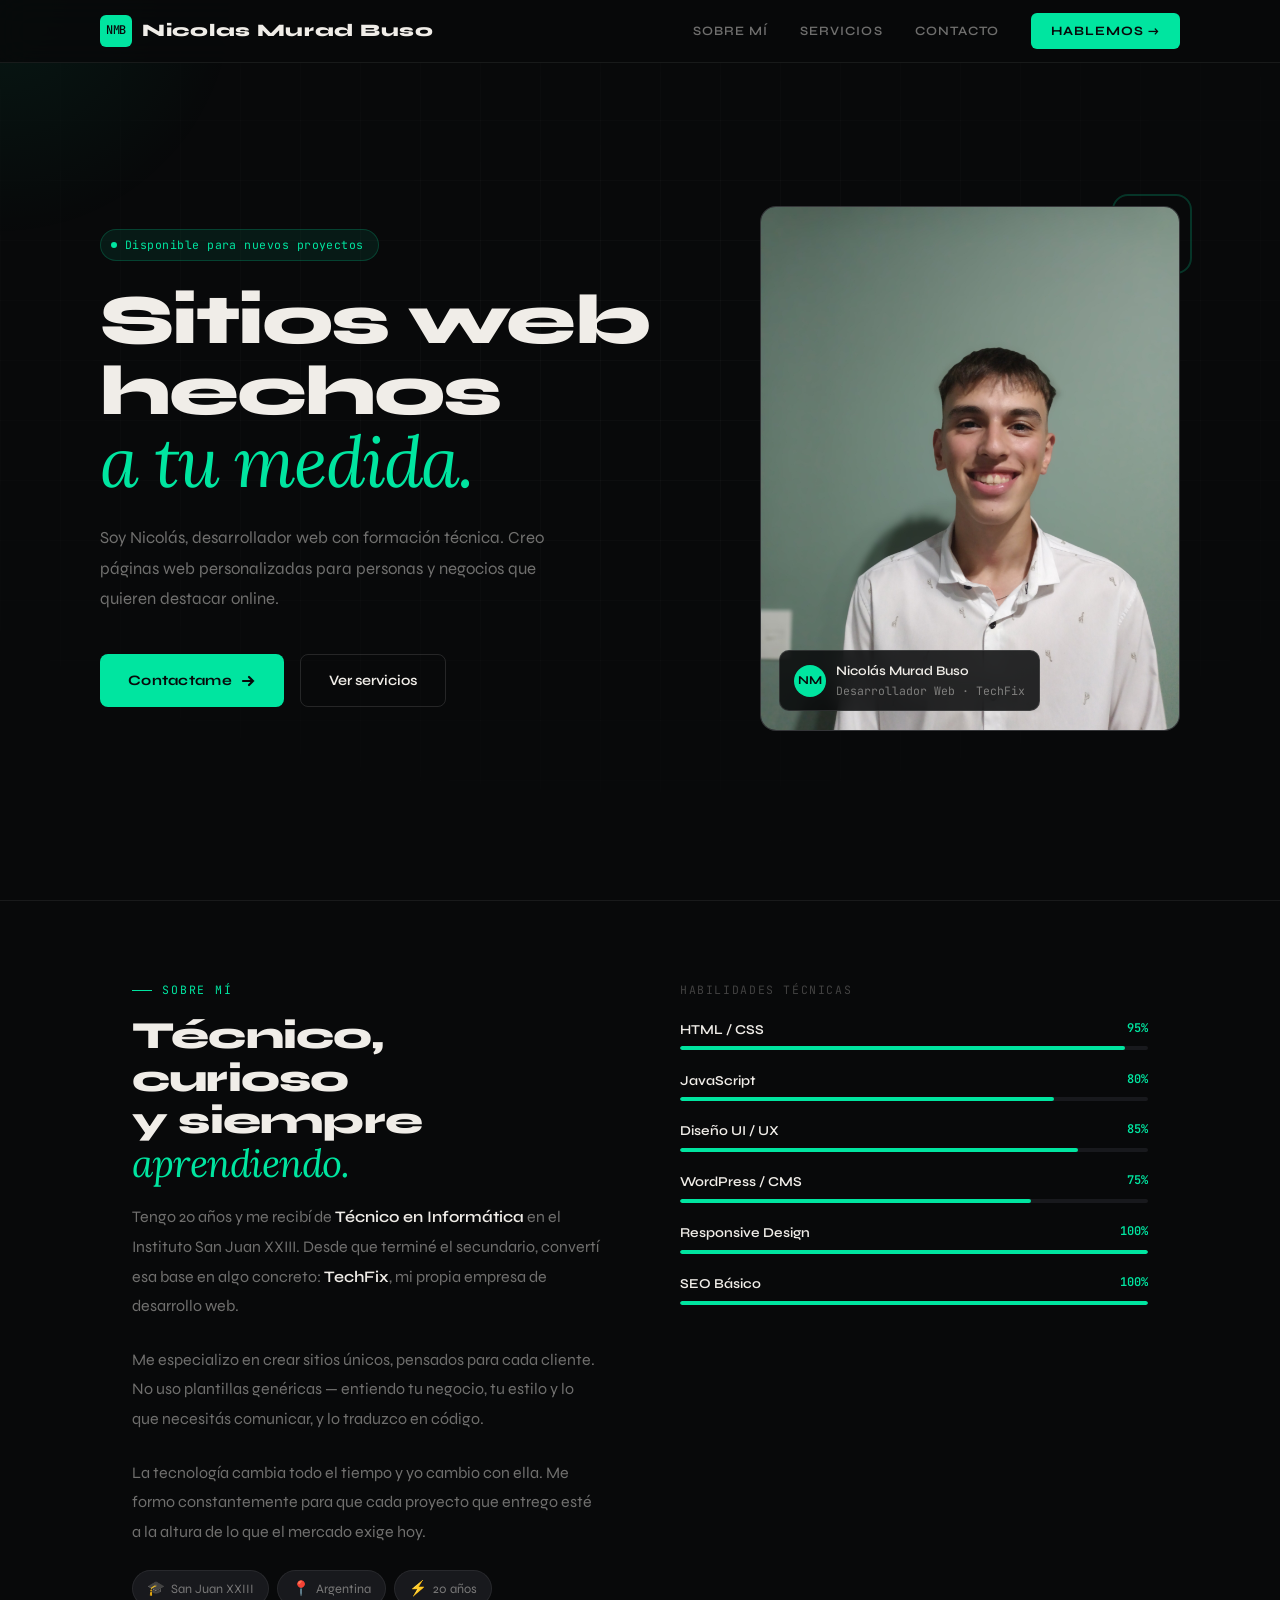
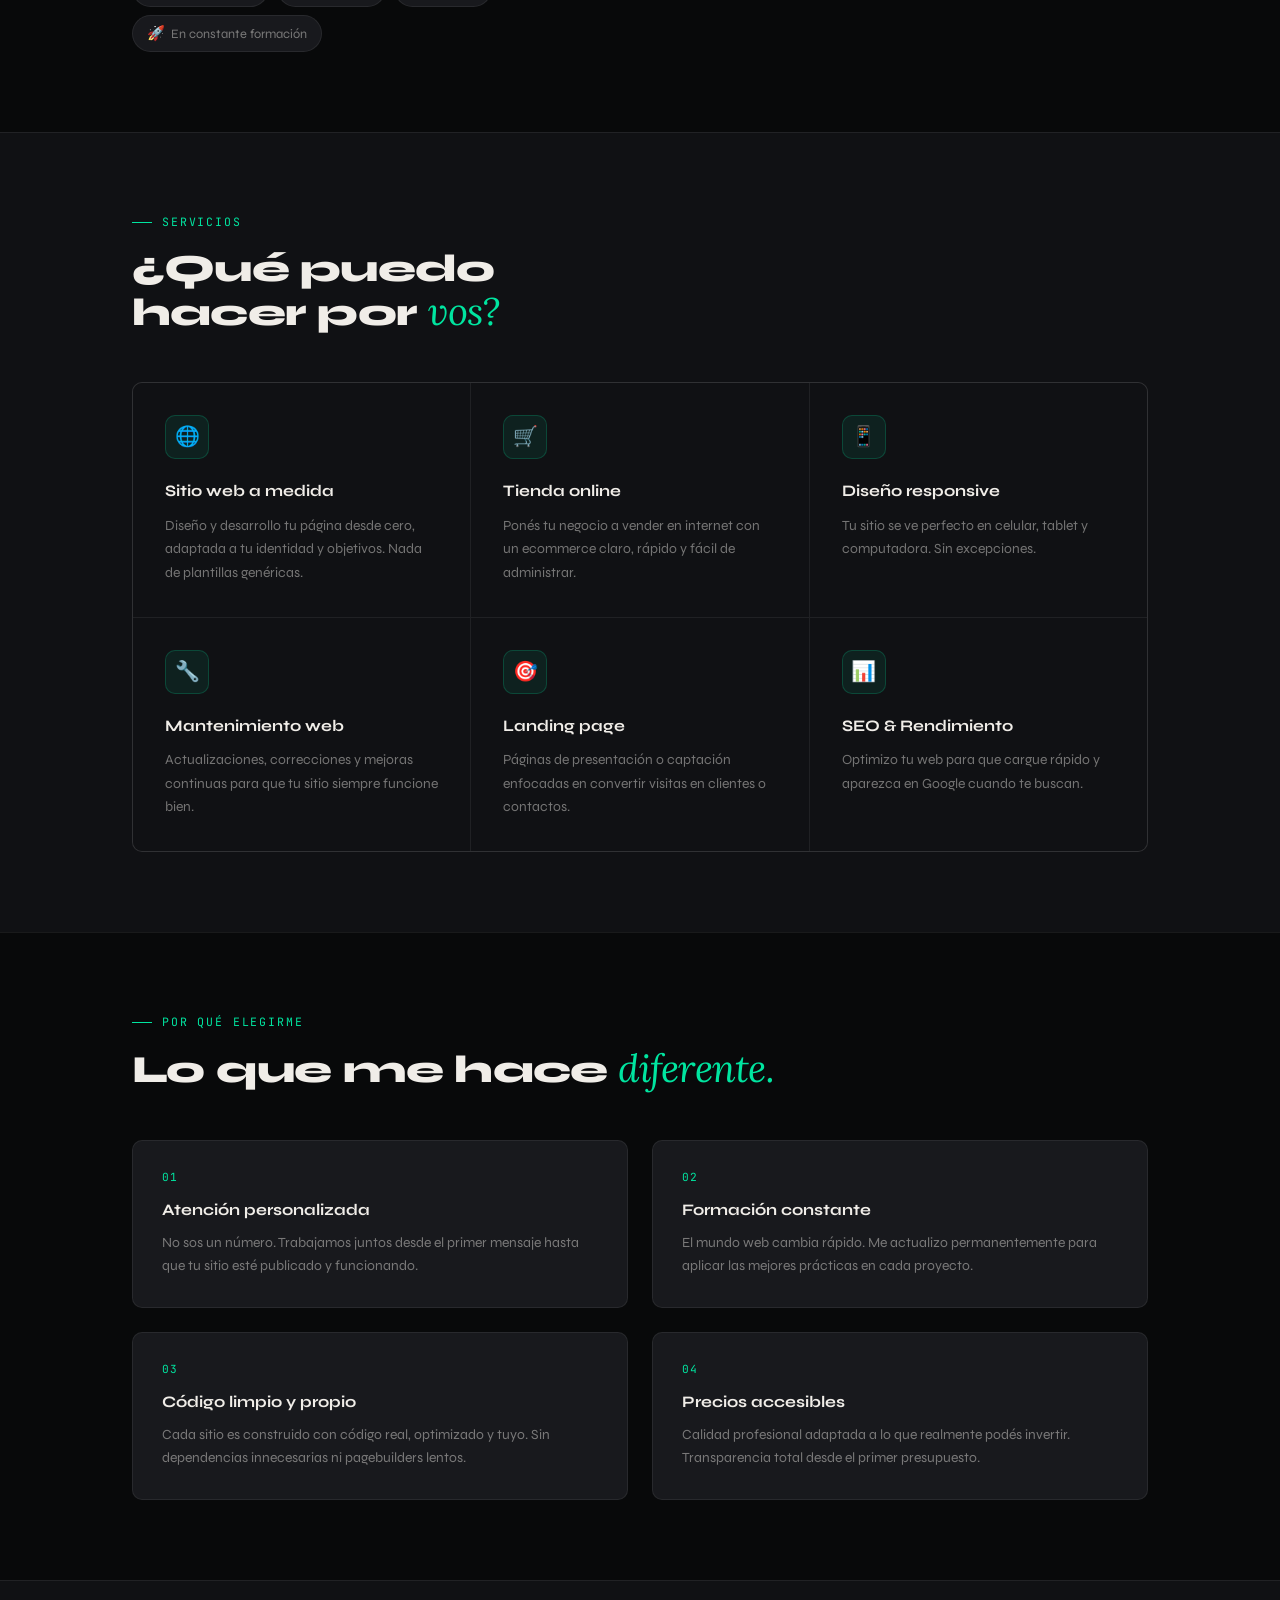
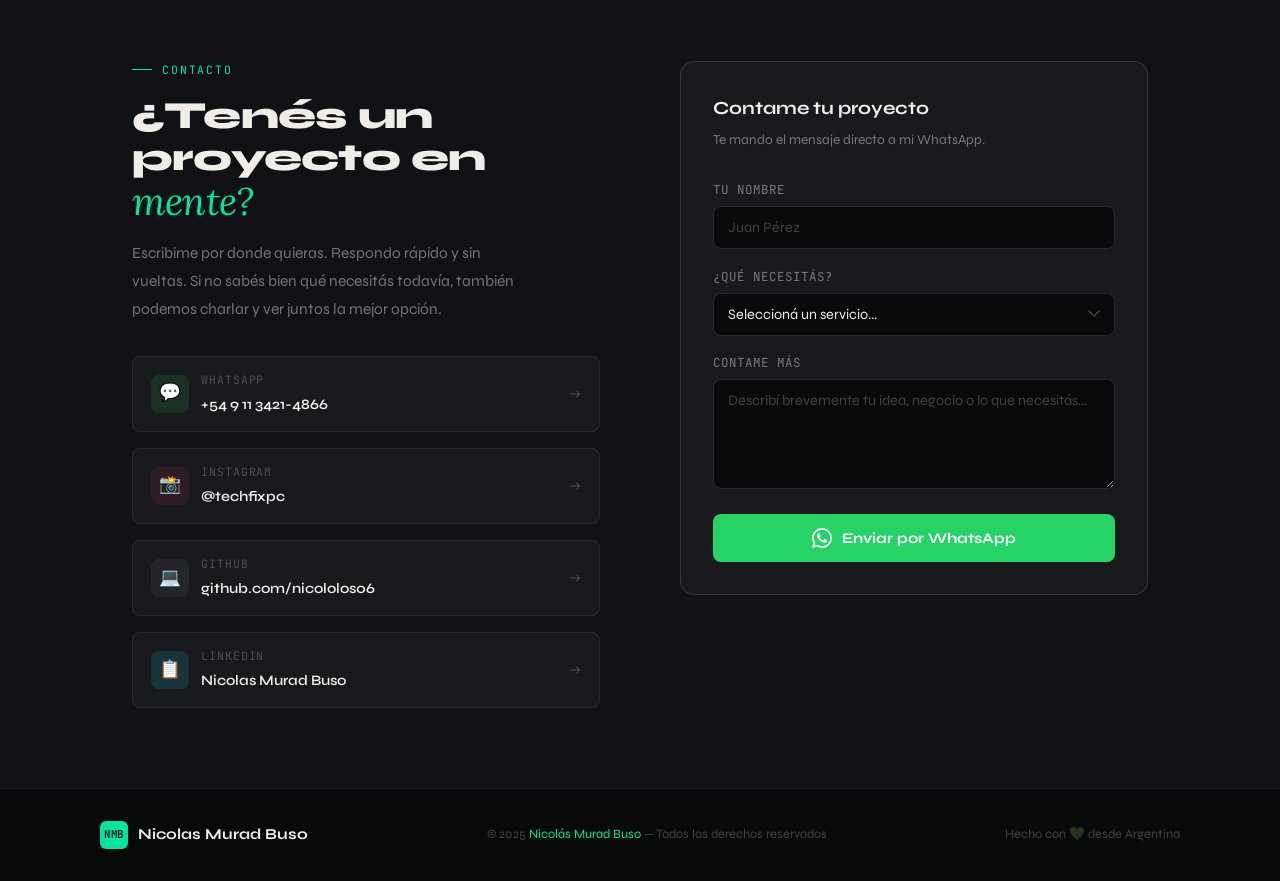
<file: docs/index.html>
<!DOCTYPE html>
<html lang="es">
<head>
<meta charset="UTF-8">
<meta name="viewport" content="width=device-width, initial-scale=1.0">
<title>Nicolás Murad Buso · Desarrollador Web</title>
<link href="https://fonts.googleapis.com/css2?family=Syne:wght@400;600;700;800&family=Lora:ital,wght@0,400;0,600;1,400&family=JetBrains+Mono:wght@400;500&display=swap" rel="stylesheet">
<link rel="stylesheet" href="./css/blog.css">
<link rel="icon" type="image/png" href="./assets/logo.png">
</head>
<body>

<div class="cursor-glow" id="glow"></div>

<!-- NAV -->
<nav>
  <div class="nav-inner">
    <a href="#" class="nav-logo">
      <div class="logo-mark">NMB</div>
      <div class="logo-text">Nicolas Murad Buso</div>
    </a>
    <div class="nav-links">
      <a href="#sobre-mi">Sobre mí</a>
      <a href="#servicios">Servicios</a>
      <a href="#contacto">Contacto</a>
      <a href="#contacto" class="nav-cta">Hablemos →</a>
    </div>
  </div>
</nav>

<!-- HERO -->
<section>
  <div class="hero">
    <div class="hero-grid-bg"></div>
    <div class="hero-inner">

      <div>
        <div class="hero-badge fade-up d1">
          <div class="badge-dot"></div>
          Disponible para nuevos proyectos
        </div>
        <h1 class="fade-up d2">
          Sitios web<br>hechos<br><span class="line-accent">a tu medida.</span>
        </h1>
        <p class="hero-desc fade-up d3">
          Soy Nicolás, desarrollador web con formación técnica. Creo páginas web personalizadas para personas y negocios que quieren destacar online.
        </p>
        <div class="hero-actions fade-up d4">
          <a href="#contacto" class="btn-primary">
            Contactame
            <svg width="16" height="16" viewBox="0 0 16 16" fill="none" stroke="currentColor" stroke-width="2.2" stroke-linecap="round">
              <path d="M3 8h10M9 4l4 4-4 4"/>
            </svg>
          </a>
          <a href="#servicios" class="btn-ghost">Ver servicios</a>
        </div>
      </div>

      <div class="photo-card fade-up d3">
        <div class="photo-frame">
          <img src="./assets/foto modelo perfil nico murad.jpg" alt="Nicolás Murad Buso"
            onerror="this.style.display='none'; this.nextElementSibling.style.display='flex';">
          <div class="photo-placeholder" style="display:none;">
            <div class="photo-placeholder-icon">👤</div>
          </div>
        </div>
        <div class="photo-tag">
          <div class="photo-tag-avatar">NM</div>
          <div>
            <div class="photo-tag-name">Nicolás Murad Buso</div>
            <div class="photo-tag-role">Desarrollador Web · TechFix</div>
          </div>
        </div>
        <div class="photo-deco"></div>
      </div>

    </div>
  </div>
</section>

<!-- SOBRE MÍ -->
<section class="about-section" id="sobre-mi">
  <div class="section-wrap">
    <div class="about-grid">
      <div>
        <div class="section-label">Sobre mí</div>
        <h2 class="section-title">Técnico, curioso<br>y siempre <em>aprendiendo.</em></h2>
        <p class="about-text">
          Tengo 20 años y me recibí de <strong>Técnico en Informática</strong> en el Instituto San Juan XXIII. Desde que terminé el secundario, convertí esa base en algo concreto: <strong>TechFix</strong>, mi propia empresa de desarrollo web.
        </p>
        <p class="about-text">
          Me especializo en crear sitios únicos, pensados para cada cliente. No uso plantillas genéricas — entiendo tu negocio, tu estilo y lo que necesitás comunicar, y lo traduzco en código.
        </p>
        <p class="about-text">
          La tecnología cambia todo el tiempo y yo cambio con ella. Me formo constantemente para que cada proyecto que entrego esté a la altura de lo que el mercado exige hoy.
        </p>
        <div class="data-pills">
          <div class="pill"><span>🎓</span> San Juan XXIII</div>
          <div class="pill"><span>📍</span> Argentina</div>
          <div class="pill"><span>⚡</span> 20 años</div>
          <div class="pill"><span>🚀</span> En constante formación</div>
        </div>
      </div>

      <div class="skills-block">
        <div class="skills-title">Habilidades técnicas</div>

        <div class="skill-row">
          <div class="skill-head"><span>HTML / CSS</span><span class="skill-pct">95%</span></div>
          <div class="skill-bar"><div class="skill-fill" data-width="95"></div></div>
        </div>
        <div class="skill-row">
          <div class="skill-head"><span>JavaScript</span><span class="skill-pct">80%</span></div>
          <div class="skill-bar"><div class="skill-fill" data-width="80"></div></div>
        </div>
        <div class="skill-row">
          <div class="skill-head"><span>Diseño UI / UX</span><span class="skill-pct">85%</span></div>
          <div class="skill-bar"><div class="skill-fill" data-width="85"></div></div>
        </div>
        <div class="skill-row">
          <div class="skill-head"><span>WordPress / CMS</span><span class="skill-pct">75%</span></div>
          <div class="skill-bar"><div class="skill-fill" data-width="75"></div></div>
        </div>
        <div class="skill-row">
          <div class="skill-head"><span>Responsive Design</span><span class="skill-pct">100%</span></div>
          <div class="skill-bar"><div class="skill-fill" data-width="100"></div></div>
        </div>
        <div class="skill-row">
          <div class="skill-head"><span>SEO Básico</span><span class="skill-pct">100%</span></div>
          <div class="skill-bar"><div class="skill-fill" data-width="100"></div></div>
        </div>
      </div>
    </div>
  </div>
</section>

<!-- SERVICIOS -->
<section class="services-section" id="servicios">
  <div class="section-wrap">
    <div class="section-label">Servicios</div>
    <h2 class="section-title">¿Qué puedo<br>hacer por <em>vos?</em></h2>

    <div class="services-grid">
      <div class="service-card">
        <div class="service-icon">🌐</div>
        <h3>Sitio web a medida</h3>
        <p>Diseño y desarrollo tu página desde cero, adaptada a tu identidad y objetivos. Nada de plantillas genéricas.</p>
      </div>
      <div class="service-card">
        <div class="service-icon">🛒</div>
        <h3>Tienda online</h3>
        <p>Ponés tu negocio a vender en internet con un ecommerce claro, rápido y fácil de administrar.</p>
      </div>
      <div class="service-card">
        <div class="service-icon">📱</div>
        <h3>Diseño responsive</h3>
        <p>Tu sitio se ve perfecto en celular, tablet y computadora. Sin excepciones.</p>
      </div>
      <div class="service-card">
        <div class="service-icon">🔧</div>
        <h3>Mantenimiento web</h3>
        <p>Actualizaciones, correcciones y mejoras continuas para que tu sitio siempre funcione bien.</p>
      </div>
      <div class="service-card">
        <div class="service-icon">🎯</div>
        <h3>Landing page</h3>
        <p>Páginas de presentación o captación enfocadas en convertir visitas en clientes o contactos.</p>
      </div>
      <div class="service-card">
        <div class="service-icon">📊</div>
        <h3>SEO & Rendimiento</h3>
        <p>Optimizo tu web para que cargue rápido y aparezca en Google cuando te buscan.</p>
      </div>
    </div>
  </div>
</section>

<!-- POR QUÉ YO -->
<section class="why-section">
  <div class="section-wrap">
    <div class="section-label">Por qué elegirme</div>
    <h2 class="section-title">Lo que me hace <em>diferente.</em></h2>

    <div class="why-grid">
      <div class="why-card">
        <div class="why-num">01</div>
        <h3>Atención personalizada</h3>
        <p>No sos un número. Trabajamos juntos desde el primer mensaje hasta que tu sitio esté publicado y funcionando.</p>
      </div>
      <div class="why-card">
        <div class="why-num">02</div>
        <h3>Formación constante</h3>
        <p>El mundo web cambia rápido. Me actualizo permanentemente para aplicar las mejores prácticas en cada proyecto.</p>
      </div>
      <div class="why-card">
        <div class="why-num">03</div>
        <h3>Código limpio y propio</h3>
        <p>Cada sitio es construido con código real, optimizado y tuyo. Sin dependencias innecesarias ni pagebuilders lentos.</p>
      </div>
      <div class="why-card">
        <div class="why-num">04</div>
        <h3>Precios accesibles</h3>
        <p>Calidad profesional adaptada a lo que realmente podés invertir. Transparencia total desde el primer presupuesto.</p>
      </div>
    </div>
  </div>
</section>

<!-- CONTACTO -->
<section class="contact-section" id="contacto">
  <div class="contact-wrap">

    <div>
      <div class="section-label">Contacto</div>
      <h2 class="section-title">¿Tenés un<br>proyecto en <em>mente?</em></h2>
      <p style="font-size:0.97rem; color:var(--muted); line-height:1.8; margin-top:1rem; max-width:400px;">
        Escribime por donde quieras. Respondo rápido y sin vueltas. Si no sabés bien qué necesitás todavía, también podemos charlar y ver juntos la mejor opción.
      </p>

      <div class="contact-info-block">
        <a class="contact-link-item"
           href="https://wa.me/5491134214866"
           target="_blank" rel="noopener">
          <div class="cli-icon wa">💬</div>
          <div class="cli-text">
            <span class="cli-label">WhatsApp</span>
            <span class="cli-value">+54 9 11 3421-4866</span>
          </div>
          <span class="cli-arrow">→</span>
        </a>

        <a class="contact-link-item" href="https://www.instagram.com/techfixpc" target="_blank" rel="noopener">
          <div class="cli-icon ig">📸</div>
          <div class="cli-text">
            <span class="cli-label">Instagram</span>
            <span class="cli-value">@techfixpc</span>
          </div>
          <span class="cli-arrow">→</span>
        </a>

        <a class="contact-link-item" href="https://github.com/nicololos06" target="_blank" rel="noopener">
          <div class="cli-icon gh">💻</div>
          <div class="cli-text">
            <span class="cli-label">GitHub</span>
            <span class="cli-value">github.com/nicololos06</span>
          </div>
          <span class="cli-arrow">→</span>
        </a>

        <a class="contact-link-item" href="https://www.linkedin.com/in/nicolas-murad-buso-74b1592a3/" target="_blank" rel="noopener">
          <div class="cli-icon li">📋</div>
          <div class="cli-text">
            <span class="cli-label">Linkedin</span>
            <span class="cli-value">Nicolas Murad Buso</span>
          </div>
          <span class="cli-arrow">→</span>
        </a>
      </div>
    </div>

    <!-- FORMULARIO → WHATSAPP -->
    <div class="form-card">
      <div class="form-title">Contame tu proyecto</div>
      <div class="form-subtitle">Te mando el mensaje directo a mi WhatsApp.</div>

      <div class="form-group">
        <label>Tu nombre</label>
        <input type="text" id="f-nombre" placeholder="Juan Pérez">
      </div>

      <div class="form-group">
        <label>¿Qué necesitás?</label>
        <select id="f-tipo">
          <option value="">Seleccioná un servicio...</option>
          <option>Sitio web a medida</option>
          <option>Landing page</option>
          <option>Tienda online</option>
          <option>Mantenimiento de web existente</option>
          <option>Otro / No sé bien todavía</option>
        </select>
      </div>

      <div class="form-group">
        <label>Contame más</label>
        <textarea id="f-msg" placeholder="Describí brevemente tu idea, negocio o lo que necesitás..."></textarea>
      </div>

      <button class="btn-wa" id="btn-wa" type="button">
        <svg class="wa-icon" viewBox="0 0 24 24" xmlns="http://www.w3.org/2000/svg">
          <path d="M17.472 14.382c-.297-.149-1.758-.867-2.03-.967-.273-.099-.471-.148-.67.15-.197.297-.767.966-.94 1.164-.173.199-.347.223-.644.075-.297-.15-1.255-.463-2.39-1.475-.883-.788-1.48-1.761-1.653-2.059-.173-.297-.018-.458.13-.606.134-.133.298-.347.446-.52.149-.174.198-.298.298-.497.099-.198.05-.371-.025-.52-.075-.149-.669-1.612-.916-2.207-.242-.579-.487-.5-.669-.51-.173-.008-.371-.01-.57-.01-.198 0-.52.074-.792.372-.272.297-1.04 1.016-1.04 2.479 0 1.462 1.065 2.875 1.213 3.074.149.198 2.096 3.2 5.077 4.487.709.306 1.262.489 1.694.625.712.227 1.36.195 1.871.118.571-.085 1.758-.719 2.006-1.413.248-.694.248-1.289.173-1.413-.074-.124-.272-.198-.57-.347m-5.421 7.403h-.004a9.87 9.87 0 01-5.031-1.378l-.361-.214-3.741.982.998-3.648-.235-.374a9.86 9.86 0 01-1.51-5.26c.001-5.45 4.436-9.884 9.888-9.884 2.64 0 5.122 1.03 6.988 2.898a9.825 9.825 0 012.893 6.994c-.003 5.45-4.437 9.884-9.885 9.884m8.413-18.297A11.815 11.815 0 0012.05 0C5.495 0 .16 5.335.157 11.892c0 2.096.547 4.142 1.588 5.945L.057 24l6.305-1.654a11.882 11.882 0 005.683 1.448h.005c6.554 0 11.89-5.335 11.893-11.893a11.821 11.821 0 00-3.48-8.413z"/>
        </svg>
        Enviar por WhatsApp
      </button>
    </div>

  </div>
</section>

<!-- FOOTER -->
<footer>
  <div class="footer-inner">
    <div style="display:flex;align-items:center;gap:10px;">
      <div class="logo-mark" style="width:28px;height:28px;font-size:0.68rem;">NMB</div>
      <span style="font-weight:700;font-size:0.95rem;">Nicolas Murad Buso</span>
    </div>
    <div class="footer-copy">
      © 2025 <a href="#">Nicolás Murad Buso</a> — Todos los derechos reservados
    </div>
    <div class="footer-copy">
      Hecho con 💚 desde Argentina
    </div>
  </div>
</footer>

<script src="./js/blog.js"></script>
</body>
</html>
</file>
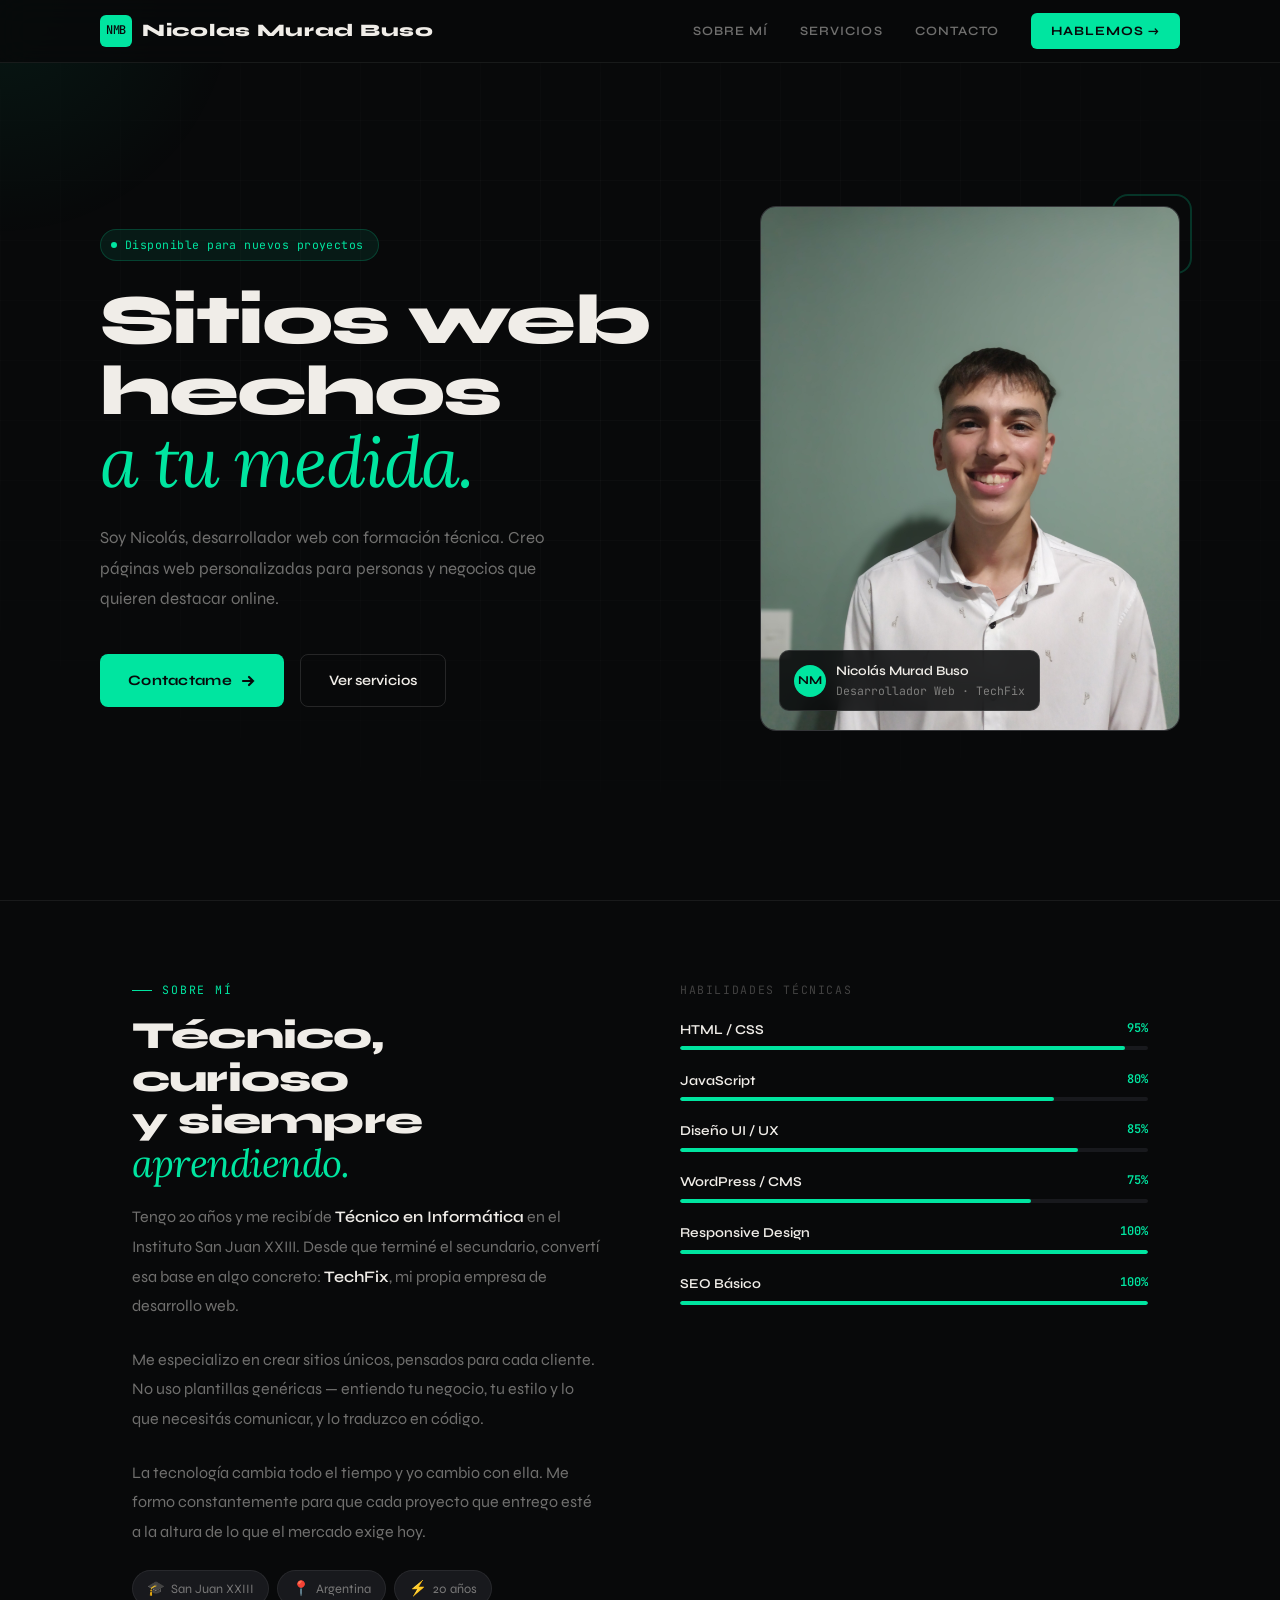
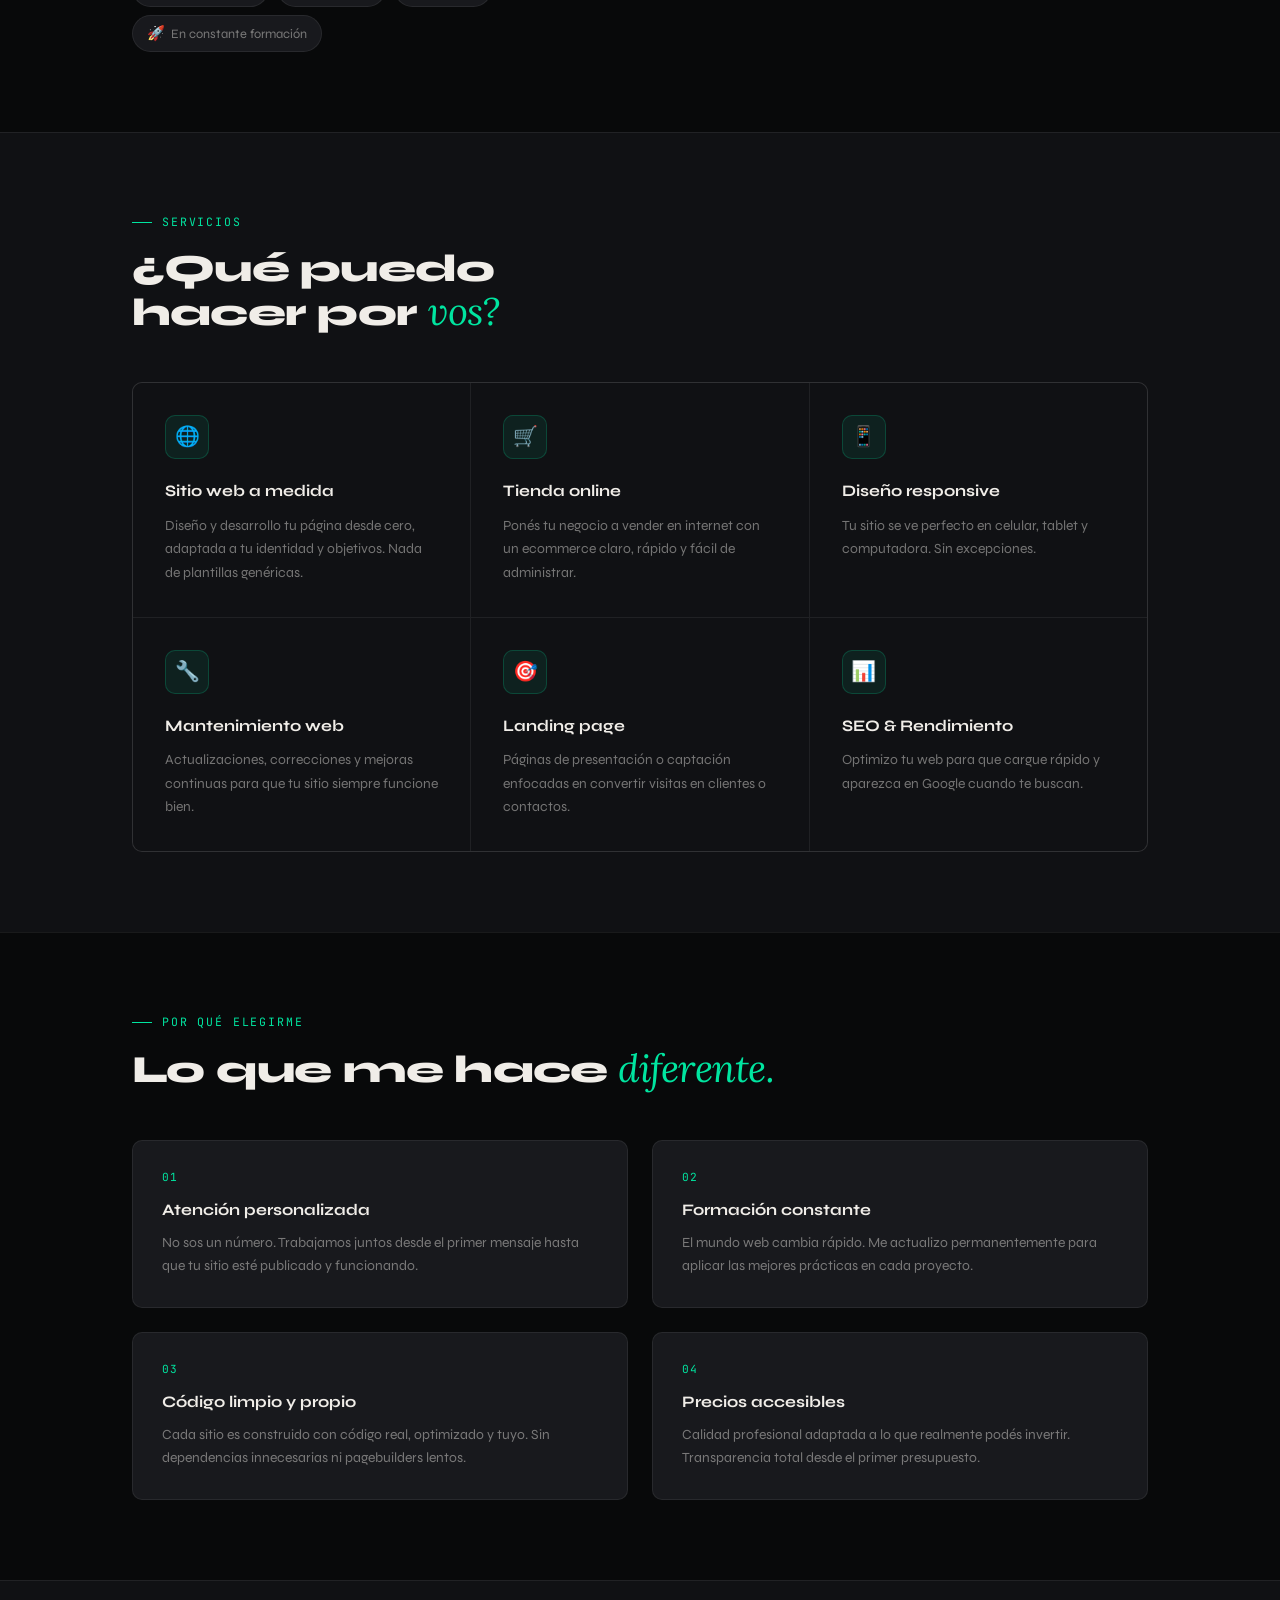
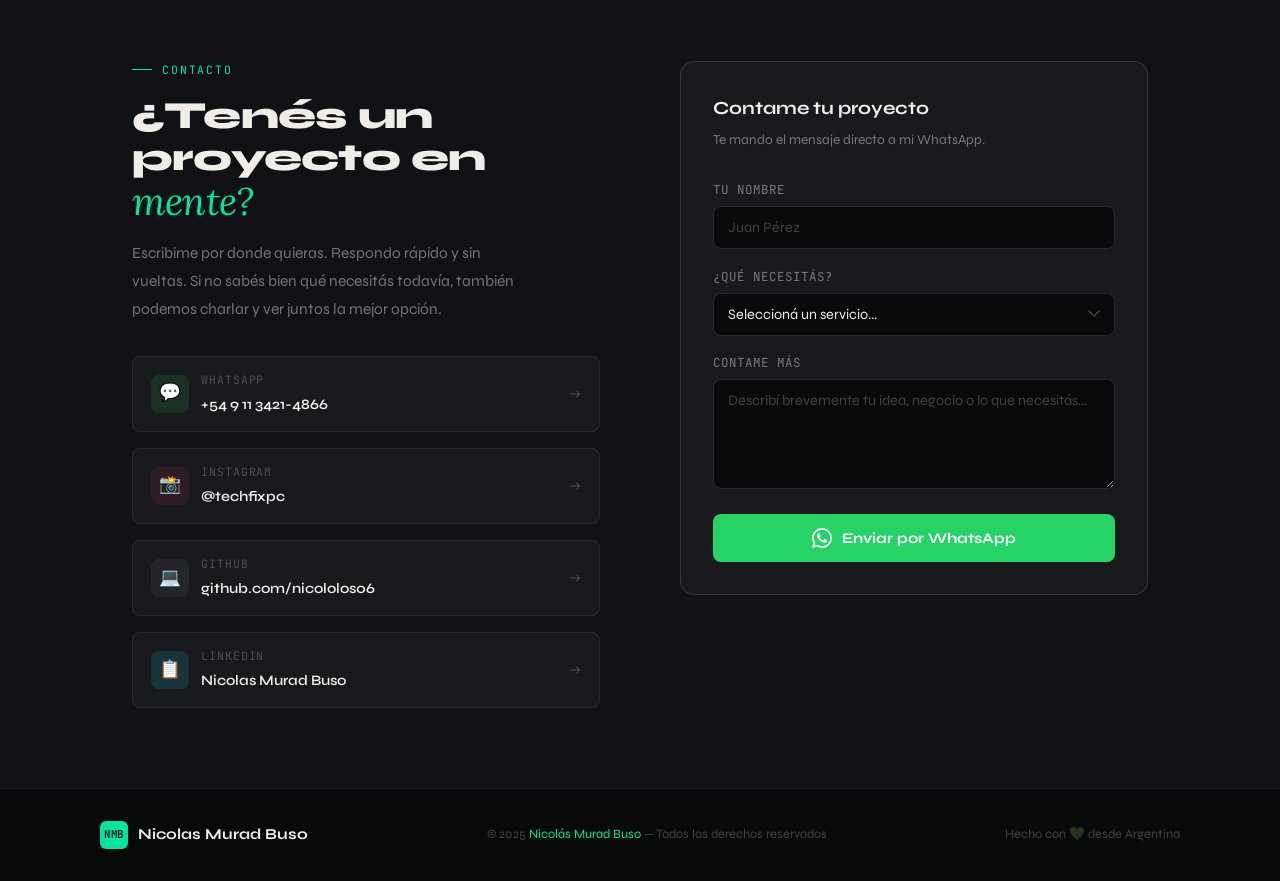
<file: docs/blogpersonal.html>
<!DOCTYPE html>
<html lang="es">
<head>
<meta charset="UTF-8">
<meta name="viewport" content="width=device-width, initial-scale=1.0">
<title>TechFix — Nicolás Murad Buso · Desarrollador Web</title>
<link href="https://fonts.googleapis.com/css2?family=Syne:wght@400;600;700;800&family=Lora:ital,wght@0,400;0,600;1,400&family=JetBrains+Mono:wght@400;500&display=swap" rel="stylesheet">
<link rel="stylesheet" href="./css/blog.css">
</head>
<body>

<div class="cursor-glow" id="glow"></div>

<!-- NAV -->
<nav>
  <div class="nav-inner">
    <a href="#" class="nav-logo">
      <div class="logo-mark">NMB</div>
      <div class="logo-text">Nicolas Murad Buso</div>
    </a>
    <div class="nav-links">
      <a href="#sobre-mi">Sobre mí</a>
      <a href="#servicios">Servicios</a>
      <a href="#contacto">Contacto</a>
      <a href="#contacto" class="nav-cta">Hablemos →</a>
    </div>
  </div>
</nav>

<!-- HERO -->
<section>
  <div class="hero">
    <div class="hero-grid-bg"></div>
    <div class="hero-inner">

      <div>
        <div class="hero-badge fade-up d1">
          <div class="badge-dot"></div>
          Disponible para nuevos proyectos
        </div>
        <h1 class="fade-up d2">
          Sitios web<br>hechos<br><span class="line-accent">a tu medida.</span>
        </h1>
        <p class="hero-desc fade-up d3">
          Soy Nicolás, desarrollador web con formación técnica. Creo páginas web personalizadas para personas y negocios que quieren destacar online.
        </p>
        <div class="hero-actions fade-up d4">
          <a href="#contacto" class="btn-primary">
            Contactame
            <svg width="16" height="16" viewBox="0 0 16 16" fill="none" stroke="currentColor" stroke-width="2.2" stroke-linecap="round">
              <path d="M3 8h10M9 4l4 4-4 4"/>
            </svg>
          </a>
          <a href="#servicios" class="btn-ghost">Ver servicios</a>
        </div>
      </div>

      <div class="photo-card fade-up d3">
        <div class="photo-frame">
          <img src="./assets/foto modelo perfil nico murad.jpg" alt="Nicolás Murad Buso"
            onerror="this.style.display='none'; this.nextElementSibling.style.display='flex';">
          <div class="photo-placeholder" style="display:none;">
            <div class="photo-placeholder-icon">👤</div>
          </div>
        </div>
        <div class="photo-tag">
          <div class="photo-tag-avatar">NM</div>
          <div>
            <div class="photo-tag-name">Nicolás Murad Buso</div>
            <div class="photo-tag-role">Desarrollador Web · TechFix</div>
          </div>
        </div>
        <div class="photo-deco"></div>
      </div>

    </div>
  </div>
</section>

<!-- SOBRE MÍ -->
<section class="about-section" id="sobre-mi">
  <div class="section-wrap">
    <div class="about-grid">
      <div>
        <div class="section-label">Sobre mí</div>
        <h2 class="section-title">Técnico, curioso<br>y siempre <em>aprendiendo.</em></h2>
        <p class="about-text">
          Tengo 20 años y me recibí de <strong>Técnico en Informática</strong> en el Instituto San Juan XXIII. Desde que terminé el secundario, convertí esa base en algo concreto: <strong>TechFix</strong>, mi propia empresa de desarrollo web.
        </p>
        <p class="about-text">
          Me especializo en crear sitios únicos, pensados para cada cliente. No uso plantillas genéricas — entiendo tu negocio, tu estilo y lo que necesitás comunicar, y lo traduzco en código.
        </p>
        <p class="about-text">
          La tecnología cambia todo el tiempo y yo cambio con ella. Me formo constantemente para que cada proyecto que entrego esté a la altura de lo que el mercado exige hoy.
        </p>
        <div class="data-pills">
          <div class="pill"><span>🎓</span> San Juan XXIII</div>
          <div class="pill"><span>📍</span> Argentina</div>
          <div class="pill"><span>⚡</span> 20 años</div>
          <div class="pill"><span>🚀</span> En constante formación</div>
        </div>
      </div>

      <div class="skills-block">
        <div class="skills-title">Habilidades técnicas</div>

        <div class="skill-row">
          <div class="skill-head"><span>HTML / CSS</span><span class="skill-pct">95%</span></div>
          <div class="skill-bar"><div class="skill-fill" data-width="95"></div></div>
        </div>
        <div class="skill-row">
          <div class="skill-head"><span>JavaScript</span><span class="skill-pct">80%</span></div>
          <div class="skill-bar"><div class="skill-fill" data-width="80"></div></div>
        </div>
        <div class="skill-row">
          <div class="skill-head"><span>Diseño UI / UX</span><span class="skill-pct">85%</span></div>
          <div class="skill-bar"><div class="skill-fill" data-width="85"></div></div>
        </div>
        <div class="skill-row">
          <div class="skill-head"><span>WordPress / CMS</span><span class="skill-pct">75%</span></div>
          <div class="skill-bar"><div class="skill-fill" data-width="75"></div></div>
        </div>
        <div class="skill-row">
          <div class="skill-head"><span>Responsive Design</span><span class="skill-pct">100%</span></div>
          <div class="skill-bar"><div class="skill-fill" data-width="100"></div></div>
        </div>
        <div class="skill-row">
          <div class="skill-head"><span>SEO Básico</span><span class="skill-pct">100%</span></div>
          <div class="skill-bar"><div class="skill-fill" data-width="100"></div></div>
        </div>
      </div>
    </div>
  </div>
</section>

<!-- SERVICIOS -->
<section class="services-section" id="servicios">
  <div class="section-wrap">
    <div class="section-label">Servicios</div>
    <h2 class="section-title">¿Qué puedo<br>hacer por <em>vos?</em></h2>

    <div class="services-grid">
      <div class="service-card">
        <div class="service-icon">🌐</div>
        <h3>Sitio web a medida</h3>
        <p>Diseño y desarrollo tu página desde cero, adaptada a tu identidad y objetivos. Nada de plantillas genéricas.</p>
      </div>
      <div class="service-card">
        <div class="service-icon">🛒</div>
        <h3>Tienda online</h3>
        <p>Ponés tu negocio a vender en internet con un ecommerce claro, rápido y fácil de administrar.</p>
      </div>
      <div class="service-card">
        <div class="service-icon">📱</div>
        <h3>Diseño responsive</h3>
        <p>Tu sitio se ve perfecto en celular, tablet y computadora. Sin excepciones.</p>
      </div>
      <div class="service-card">
        <div class="service-icon">🔧</div>
        <h3>Mantenimiento web</h3>
        <p>Actualizaciones, correcciones y mejoras continuas para que tu sitio siempre funcione bien.</p>
      </div>
      <div class="service-card">
        <div class="service-icon">🎯</div>
        <h3>Landing page</h3>
        <p>Páginas de presentación o captación enfocadas en convertir visitas en clientes o contactos.</p>
      </div>
      <div class="service-card">
        <div class="service-icon">📊</div>
        <h3>SEO & Rendimiento</h3>
        <p>Optimizo tu web para que cargue rápido y aparezca en Google cuando te buscan.</p>
      </div>
    </div>
  </div>
</section>

<!-- POR QUÉ YO -->
<section class="why-section">
  <div class="section-wrap">
    <div class="section-label">Por qué elegirme</div>
    <h2 class="section-title">Lo que me hace <em>diferente.</em></h2>

    <div class="why-grid">
      <div class="why-card">
        <div class="why-num">01</div>
        <h3>Atención personalizada</h3>
        <p>No sos un número. Trabajamos juntos desde el primer mensaje hasta que tu sitio esté publicado y funcionando.</p>
      </div>
      <div class="why-card">
        <div class="why-num">02</div>
        <h3>Formación constante</h3>
        <p>El mundo web cambia rápido. Me actualizo permanentemente para aplicar las mejores prácticas en cada proyecto.</p>
      </div>
      <div class="why-card">
        <div class="why-num">03</div>
        <h3>Código limpio y propio</h3>
        <p>Cada sitio es construido con código real, optimizado y tuyo. Sin dependencias innecesarias ni pagebuilders lentos.</p>
      </div>
      <div class="why-card">
        <div class="why-num">04</div>
        <h3>Precios accesibles</h3>
        <p>Calidad profesional adaptada a lo que realmente podés invertir. Transparencia total desde el primer presupuesto.</p>
      </div>
    </div>
  </div>
</section>

<!-- CONTACTO -->
<section class="contact-section" id="contacto">
  <div class="contact-wrap">

    <div>
      <div class="section-label">Contacto</div>
      <h2 class="section-title">¿Tenés un<br>proyecto en <em>mente?</em></h2>
      <p style="font-size:0.97rem; color:var(--muted); line-height:1.8; margin-top:1rem; max-width:400px;">
        Escribime por donde quieras. Respondo rápido y sin vueltas. Si no sabés bien qué necesitás todavía, también podemos charlar y ver juntos la mejor opción.
      </p>

      <div class="contact-info-block">
        <a class="contact-link-item"
           href="https://wa.me/5491134214866"
           target="_blank" rel="noopener">
          <div class="cli-icon wa">💬</div>
          <div class="cli-text">
            <span class="cli-label">WhatsApp</span>
            <span class="cli-value">+54 9 11 3421-4866</span>
          </div>
          <span class="cli-arrow">→</span>
        </a>

        <a class="contact-link-item" href="https://www.instagram.com/techfixpc" target="_blank" rel="noopener">
          <div class="cli-icon ig">📸</div>
          <div class="cli-text">
            <span class="cli-label">Instagram</span>
            <span class="cli-value">@techfixpc</span>
          </div>
          <span class="cli-arrow">→</span>
        </a>

        <a class="contact-link-item" href="https://github.com/nicololos06" target="_blank" rel="noopener">
          <div class="cli-icon gh">💻</div>
          <div class="cli-text">
            <span class="cli-label">GitHub</span>
            <span class="cli-value">github.com/nicololos06</span>
          </div>
          <span class="cli-arrow">→</span>
        </a>

        <a class="contact-link-item" href="https://www.linkedin.com/in/nicolas-murad-buso-74b1592a3/" target="_blank" rel="noopener">
          <div class="cli-icon li">📋</div>
          <div class="cli-text">
            <span class="cli-label">Linkedin</span>
            <span class="cli-value">Nicolas Murad Buso</span>
          </div>
          <span class="cli-arrow">→</span>
        </a>
      </div>
    </div>

    <!-- FORMULARIO → WHATSAPP -->
    <div class="form-card">
      <div class="form-title">Contame tu proyecto</div>
      <div class="form-subtitle">Te mando el mensaje directo a mi WhatsApp.</div>

      <div class="form-group">
        <label>Tu nombre</label>
        <input type="text" id="f-nombre" placeholder="Juan Pérez">
      </div>

      <div class="form-group">
        <label>¿Qué necesitás?</label>
        <select id="f-tipo">
          <option value="">Seleccioná un servicio...</option>
          <option>Sitio web a medida</option>
          <option>Landing page</option>
          <option>Tienda online</option>
          <option>Mantenimiento de web existente</option>
          <option>Otro / No sé bien todavía</option>
        </select>
      </div>

      <div class="form-group">
        <label>Contame más</label>
        <textarea id="f-msg" placeholder="Describí brevemente tu idea, negocio o lo que necesitás..."></textarea>
      </div>

      <button class="btn-wa" id="btn-wa" type="button">
        <svg class="wa-icon" viewBox="0 0 24 24" xmlns="http://www.w3.org/2000/svg">
          <path d="M17.472 14.382c-.297-.149-1.758-.867-2.03-.967-.273-.099-.471-.148-.67.15-.197.297-.767.966-.94 1.164-.173.199-.347.223-.644.075-.297-.15-1.255-.463-2.39-1.475-.883-.788-1.48-1.761-1.653-2.059-.173-.297-.018-.458.13-.606.134-.133.298-.347.446-.52.149-.174.198-.298.298-.497.099-.198.05-.371-.025-.52-.075-.149-.669-1.612-.916-2.207-.242-.579-.487-.5-.669-.51-.173-.008-.371-.01-.57-.01-.198 0-.52.074-.792.372-.272.297-1.04 1.016-1.04 2.479 0 1.462 1.065 2.875 1.213 3.074.149.198 2.096 3.2 5.077 4.487.709.306 1.262.489 1.694.625.712.227 1.36.195 1.871.118.571-.085 1.758-.719 2.006-1.413.248-.694.248-1.289.173-1.413-.074-.124-.272-.198-.57-.347m-5.421 7.403h-.004a9.87 9.87 0 01-5.031-1.378l-.361-.214-3.741.982.998-3.648-.235-.374a9.86 9.86 0 01-1.51-5.26c.001-5.45 4.436-9.884 9.888-9.884 2.64 0 5.122 1.03 6.988 2.898a9.825 9.825 0 012.893 6.994c-.003 5.45-4.437 9.884-9.885 9.884m8.413-18.297A11.815 11.815 0 0012.05 0C5.495 0 .16 5.335.157 11.892c0 2.096.547 4.142 1.588 5.945L.057 24l6.305-1.654a11.882 11.882 0 005.683 1.448h.005c6.554 0 11.89-5.335 11.893-11.893a11.821 11.821 0 00-3.48-8.413z"/>
        </svg>
        Enviar por WhatsApp
      </button>
    </div>

  </div>
</section>

<!-- FOOTER -->
<footer>
  <div class="footer-inner">
    <div style="display:flex;align-items:center;gap:10px;">
      <div class="logo-mark" style="width:28px;height:28px;font-size:0.68rem;">NMB</div>
      <span style="font-weight:700;font-size:0.95rem;">Nicolas Murad Buso</span>
    </div>
    <div class="footer-copy">
      © 2025 <a href="#">Nicolás Murad Buso</a> — Todos los derechos reservados
    </div>
    <div class="footer-copy">
      Hecho con 💚 desde Argentina
    </div>
  </div>
</footer>

<script src="./js/blog.js"></script>
</body>
</html>
</file>
<file: docs/css/blog.css>
*, *::before, *::after { margin: 0; padding: 0; box-sizing: border-box; }

:root {
  --bg:       #08090a;
  --bg2:      #101114;
  --bg3:      #18191d;
  --border:   rgba(255,255,255,0.07);
  --border2:  rgba(255,255,255,0.12);
  --text:     #f0ede8;
  --muted:    rgba(240,237,232,0.45);
  --muted2:   rgba(240,237,232,0.25);
  --accent:   #00e5a0;
  --accent2:  #00b87d;
  --accent-g: rgba(0,229,160,0.08);
  --serif:    'Lora', Georgia, serif;
  --sans:     'Syne', sans-serif;
  --mono:     'JetBrains Mono', monospace;
  --max:      1080px;
  --r:        10px;
}

html { scroll-behavior: smooth; }

body {
  font-family: var(--sans);
  background: var(--bg);
  color: var(--text);
  overflow-x: hidden;
  line-height: 1.6;
}

/* ── CURSOR GLOW ── */
.cursor-glow {
  position: fixed;
  width: 480px;
  height: 480px;
  border-radius: 50%;
  background: radial-gradient(circle, rgba(0,229,160,0.07) 0%, transparent 70%);
  pointer-events: none;
  transform: translate(-50%, -50%);
  transition: left 0.6s ease, top 0.6s ease;
  z-index: 0;
}

/* ── NAV ── */
nav {
  position: fixed;
  top: 0; left: 0; right: 0;
  z-index: 100;
  padding: 0 2rem;
  border-bottom: 1px solid var(--border);
  background: rgba(8,9,10,0.85);
  backdrop-filter: blur(16px);
  -webkit-backdrop-filter: blur(16px);
}

.nav-inner {
  max-width: var(--max);
  margin: 0 auto;
  height: 62px;
  display: flex;
  align-items: center;
  justify-content: space-between;
}

.nav-logo {
  display: flex;
  align-items: center;
  gap: 10px;
  text-decoration: none;
}

.logo-mark {
  width: 32px; height: 32px;
  background: var(--accent);
  border-radius: 6px;
  display: flex; align-items: center; justify-content: center;
  font-family: var(--mono);
  font-size: 0.75rem;
  font-weight: 500;
  color: var(--bg);
  letter-spacing: -0.03em;
}

.logo-text {
  font-size: 1.1rem;
  font-weight: 800;
  color: var(--text);
  letter-spacing: 0.04em;
}

.nav-links { display: flex; gap: 2rem; align-items: center; }

.nav-links a {
  font-size: 0.8rem;
  font-weight: 600;
  letter-spacing: 0.08em;
  text-transform: uppercase;
  color: var(--muted);
  text-decoration: none;
  transition: color 0.2s;
}

.nav-links a:hover { color: var(--accent); }

.nav-cta {
  background: var(--accent) !important;
  color: var(--bg) !important;
  padding: 8px 20px;
  border-radius: 6px;
  font-size: 0.8rem !important;
  font-weight: 700 !important;
  transition: opacity 0.2s !important;
}

.nav-cta:hover { opacity: 0.85; }

/* ── HERO ── */
.hero {
  min-height: 100vh;
  display: flex;
  align-items: center;
  position: relative;
  padding: 100px 2rem 4rem;
  overflow: hidden;
}

.hero-grid-bg {
  position: absolute;
  inset: 0;
  background-image:
    linear-gradient(rgba(255,255,255,0.025) 1px, transparent 1px),
    linear-gradient(90deg, rgba(255,255,255,0.025) 1px, transparent 1px);
  background-size: 60px 60px;
  mask-image: radial-gradient(ellipse 80% 60% at 50% 40%, black 20%, transparent 100%);
  pointer-events: none;
}

.hero-inner {
  max-width: var(--max);
  margin: 0 auto;
  width: 100%;
  display: grid;
  grid-template-columns: 1fr 420px;
  gap: 4rem;
  align-items: center;
  position: relative;
  z-index: 1;
}

.hero-badge {
  display: inline-flex;
  align-items: center;
  gap: 8px;
  background: var(--accent-g);
  border: 1px solid rgba(0,229,160,0.2);
  border-radius: 100px;
  padding: 6px 14px 6px 10px;
  font-family: var(--mono);
  font-size: 0.72rem;
  color: var(--accent);
  letter-spacing: 0.04em;
  margin-bottom: 1.5rem;
}

.badge-dot {
  width: 6px; height: 6px;
  border-radius: 50%;
  background: var(--accent);
  animation: pulse 2s ease-in-out infinite;
}

@keyframes pulse {
  0%, 100% { opacity: 1; transform: scale(1); }
  50% { opacity: 0.5; transform: scale(0.75); }
}

.hero h1 {
  font-family: var(--sans);
  font-size: clamp(2.8rem, 5.5vw, 5rem);
  font-weight: 800;
  line-height: 1.0;
  letter-spacing: -0.03em;
  margin-bottom: 1.5rem;
  color: var(--text);
}

.hero h1 .line-accent {
  color: var(--accent);
  font-style: italic;
  font-family: var(--serif);
  font-weight: 400;
}

.hero-desc {
  font-size: 1.05rem;
  color: var(--muted);
  line-height: 1.8;
  max-width: 480px;
  margin-bottom: 2.5rem;
}

.hero-actions {
  display: flex;
  gap: 1rem;
  flex-wrap: wrap;
}

.btn-primary {
  display: inline-flex;
  align-items: center;
  gap: 8px;
  background: var(--accent);
  color: var(--bg);
  text-decoration: none;
  font-size: 0.9rem;
  font-weight: 700;
  letter-spacing: 0.02em;
  padding: 14px 28px;
  border-radius: 8px;
  transition: opacity 0.2s, transform 0.2s;
}

.btn-primary:hover { opacity: 0.88; transform: translateY(-2px); }

.btn-ghost {
  display: inline-flex;
  align-items: center;
  gap: 8px;
  background: transparent;
  color: var(--text);
  text-decoration: none;
  font-size: 0.9rem;
  font-weight: 600;
  padding: 14px 28px;
  border-radius: 8px;
  border: 1px solid var(--border2);
  transition: border-color 0.2s, background 0.2s;
}

.btn-ghost:hover { border-color: var(--accent); background: var(--accent-g); }

/* ── PHOTO CARD ── */
.photo-card {
  position: relative;
}

.photo-frame {
  position: relative;
  border-radius: 16px;
  overflow: hidden;
  aspect-ratio: 4/5;
  background: var(--bg3);
  border: 1px solid var(--border2);
}

.photo-frame img {
  width: 100%;
  height: 100%;
  object-fit: cover;
  object-position: center top;
  display: block;
}

.photo-placeholder {
  width: 100%;
  height: 100%;
  display: flex;
  flex-direction: column;
  align-items: center;
  justify-content: center;
  gap: 12px;
  color: var(--muted2);
  font-family: var(--mono);
  font-size: 0.78rem;
  letter-spacing: 0.06em;
}

.photo-placeholder-icon {
  width: 64px; height: 64px;
  border-radius: 50%;
  border: 2px dashed var(--border2);
  display: flex; align-items: center; justify-content: center;
  font-size: 1.8rem;
}

.photo-tag {
  position: absolute;
  bottom: 1.2rem; left: 1.2rem;
  background: rgba(8,9,10,0.85);
  backdrop-filter: blur(12px);
  border: 1px solid var(--border2);
  border-radius: 10px;
  padding: 10px 14px;
  display: flex;
  align-items: center;
  gap: 10px;
}

.photo-tag-avatar {
  width: 32px; height: 32px;
  border-radius: 50%;
  background: var(--accent);
  display: flex; align-items: center; justify-content: center;
  font-size: 0.75rem;
  font-weight: 700;
  color: var(--bg);
  flex-shrink: 0;
}

.photo-tag-name {
  font-size: 0.82rem;
  font-weight: 600;
  color: var(--text);
}

.photo-tag-role {
  font-size: 0.72rem;
  color: var(--muted);
  font-family: var(--mono);
}

.photo-deco {
  position: absolute;
  top: -12px; right: -12px;
  width: 80px; height: 80px;
  border: 2px solid rgba(0,229,160,0.2);
  border-radius: 16px;
  z-index: -1;
}

/* ── SECTION BASE ── */
section { position: relative; z-index: 1; }

.section-wrap {
  max-width: var(--max);
  margin: 0 auto;
  padding: 5rem 2rem;
}

.section-label {
  font-family: var(--mono);
  font-size: 0.72rem;
  letter-spacing: 0.16em;
  text-transform: uppercase;
  color: var(--accent);
  margin-bottom: 1rem;
  display: flex;
  align-items: center;
  gap: 10px;
}

.section-label::before {
  content: '';
  width: 20px; height: 1px;
  background: var(--accent);
  display: inline-block;
}

.section-title {
  font-size: clamp(1.8rem, 3vw, 2.6rem);
  font-weight: 800;
  letter-spacing: -0.02em;
  line-height: 1.1;
  margin-bottom: 1rem;
  color: var(--text);
}

.section-title em {
  font-family: var(--serif);
  font-style: italic;
  font-weight: 400;
  color: var(--accent);
}

/* ── SOBRE MÍ ── */
.about-section {
  border-top: 1px solid var(--border);
}

.about-grid {
  display: grid;
  grid-template-columns: 1fr 1fr;
  gap: 5rem;
  align-items: start;
}

.about-text {
  font-size: 1rem;
  color: var(--muted);
  line-height: 1.85;
  margin-bottom: 1.5rem;
}

.about-text strong { color: var(--text); font-weight: 600; }

.data-pills {
  display: flex;
  flex-wrap: wrap;
  gap: 8px;
  margin-top: 1.5rem;
}

.pill {
  display: flex;
  align-items: center;
  gap: 6px;
  background: var(--bg3);
  border: 1px solid var(--border);
  border-radius: 100px;
  padding: 6px 14px;
  font-size: 0.8rem;
  color: var(--muted);
}

.pill span { color: var(--accent); font-size: 0.9rem; }



.skills-title {
  font-family: var(--mono);
  font-size: 0.72rem;
  letter-spacing: 0.14em;
  text-transform: uppercase;
  color: var(--muted2);
  margin-bottom: 1.2rem;
}

.skill-row {
  margin-bottom: 1.2rem;
}

.skill-head {
  display: flex;
  justify-content: space-between;
  font-size: 0.85rem;
  font-weight: 600;
  color: var(--text);
  margin-bottom: 6px;
}

.skill-pct {
  font-family: var(--mono);
  font-size: 0.75rem;
  color: var(--accent);
}

.skill-bar {
  height: 4px;
  background: var(--bg3);
  border-radius: 2px;
  overflow: hidden;
}

.skill-fill {
  height: 100%;
  background: var(--accent);
  border-radius: 2px;
  width: 0;
  transition: width 1.2s cubic-bezier(0.4, 0, 0.2, 1);
}

/* ── SERVICIOS ── */
.services-section {
  border-top: 1px solid var(--border);
  background: var(--bg2);
}

.services-grid {
  display: grid;
  grid-template-columns: repeat(3, 1fr);
  gap: 1px;
  background: var(--border);
  border: 1px solid var(--border);
  border-radius: var(--r);
  overflow: hidden;
  margin-top: 3rem;
}

.service-card {
  background: var(--bg2);
  padding: 2rem;
  transition: background 0.25s;
  cursor: default;
}

.service-card:hover { background: var(--bg3); }

.service-icon {
  width: 44px; height: 44px;
  background: var(--accent-g);
  border: 1px solid rgba(0,229,160,0.2);
  border-radius: 10px;
  display: flex; align-items: center; justify-content: center;
  font-size: 1.25rem;
  margin-bottom: 1.2rem;
}

.service-card h3 {
  font-size: 1rem;
  font-weight: 700;
  color: var(--text);
  margin-bottom: 0.6rem;
}

.service-card p {
  font-size: 0.87rem;
  color: var(--muted);
  line-height: 1.7;
}

/* ── POR QUÉ YO ── */
.why-section {
  border-top: 1px solid var(--border);
}

.why-grid {
  display: grid;
  grid-template-columns: repeat(2, 1fr);
  gap: 1.5rem;
  margin-top: 3rem;
}

.why-card {
  background: var(--bg3);
  border: 1px solid var(--border);
  border-radius: var(--r);
  padding: 1.8rem;
  transition: border-color 0.25s;
}

.why-card:hover { border-color: rgba(0,229,160,0.25); }

.why-num {
  font-family: var(--mono);
  font-size: 0.7rem;
  color: var(--accent);
  letter-spacing: 0.1em;
  margin-bottom: 0.6rem;
}

.why-card h3 {
  font-size: 1rem;
  font-weight: 700;
  color: var(--text);
  margin-bottom: 0.5rem;
}

.why-card p {
  font-size: 0.87rem;
  color: var(--muted);
  line-height: 1.7;
}

/* ── CONTACTO ── */
.contact-section {
  border-top: 1px solid var(--border);
  background: var(--bg2);
}

.contact-wrap {
  max-width: var(--max);
  margin: 0 auto;
  padding: 5rem 2rem;
  display: grid;
  grid-template-columns: 1fr 1fr;
  gap: 5rem;
  align-items: start;
}

.contact-info-block {
  margin-top: 2rem;
  display: flex;
  flex-direction: column;
  gap: 1rem;
}

.contact-link-item {
  display: flex;
  align-items: center;
  gap: 12px;
  padding: 14px 18px;
  background: var(--bg3);
  border: 1px solid var(--border);
  border-radius: 8px;
  text-decoration: none;
  transition: border-color 0.2s, background 0.2s;
}

.contact-link-item:hover {
  border-color: rgba(0,229,160,0.3);
  background: var(--bg);
}

.cli-icon {
  width: 38px; height: 38px;
  border-radius: 8px;
  display: flex; align-items: center; justify-content: center;
  font-size: 1.1rem;
  flex-shrink: 0;
}

.cli-icon.wa { background: rgba(37,211,102,0.12); }
.cli-icon.ig { background: rgba(225,48,108,0.1); }
.cli-icon.gh { background: rgba(255,255,255,0.05); }
.cli-icon.li { background: rgba(19, 185, 214, 0.164); }

.cli-text { flex: 1; }

.cli-label {
  font-size: 0.72rem;
  font-family: var(--mono);
  letter-spacing: 0.08em;
  text-transform: uppercase;
  color: var(--muted2);
  display: block;
  margin-bottom: 2px;
}

.cli-value {
  font-size: 0.9rem;
  font-weight: 600;
  color: var(--text);
}

.cli-arrow {
  color: var(--muted2);
  font-size: 0.9rem;
  transition: color 0.2s, transform 0.2s;
}

.contact-link-item:hover .cli-arrow {
  color: var(--accent);
  transform: translateX(3px);
}

/* ── FORMULARIO ── */
.form-card {
  background: var(--bg3);
  border: 1px solid var(--border2);
  border-radius: 14px;
  padding: 2rem;
}

.form-title {
  font-size: 1.15rem;
  font-weight: 700;
  color: var(--text);
  margin-bottom: 0.4rem;
}

.form-subtitle {
  font-size: 0.85rem;
  color: var(--muted);
  margin-bottom: 1.8rem;
}

.form-group {
  margin-bottom: 1.1rem;
}

.form-group label {
  display: block;
  font-size: 0.78rem;
  font-family: var(--mono);
  letter-spacing: 0.08em;
  text-transform: uppercase;
  color: var(--muted);
  margin-bottom: 6px;
}

.form-group input,
.form-group select,
.form-group textarea {
  width: 100%;
  background: var(--bg);
  border: 1px solid var(--border2);
  border-radius: 8px;
  padding: 12px 14px;
  font-family: var(--sans);
  font-size: 0.9rem;
  color: var(--text);
  outline: none;
  transition: border-color 0.2s;
  appearance: none;
  -webkit-appearance: none;
}

.form-group input::placeholder,
.form-group textarea::placeholder { color: var(--muted2); }

.form-group input:focus,
.form-group select:focus,
.form-group textarea:focus {
  border-color: var(--accent);
  box-shadow: 0 0 0 3px rgba(0,229,160,0.08);
}

.form-group textarea { resize: vertical; min-height: 110px; }

.form-group select {
  background-image: url("data:image/svg+xml,%3Csvg xmlns='http://www.w3.org/2000/svg' width='12' height='8' viewBox='0 0 12 8'%3E%3Cpath d='M1 1l5 5 5-5' stroke='%23ffffff40' stroke-width='1.5' fill='none' stroke-linecap='round'/%3E%3C/svg%3E");
  background-repeat: no-repeat;
  background-position: right 14px center;
  padding-right: 36px;
}

.form-group select option { background: #18191d; color: #f0ede8; }

.btn-wa {
  width: 100%;
  background: #25D366;
  color: #fff;
  border: none;
  border-radius: 8px;
  padding: 14px;
  font-family: var(--sans);
  font-size: 0.92rem;
  font-weight: 700;
  cursor: pointer;
  display: flex;
  align-items: center;
  justify-content: center;
  gap: 10px;
  transition: background 0.2s, transform 0.15s;
  margin-top: 0.5rem;
}

.btn-wa:hover { background: #1db954; transform: translateY(-1px); }
.btn-wa:active { transform: scale(0.98); }

.wa-icon {
  width: 20px; height: 20px;
  fill: white;
}

/* ── FOOTER ── */
footer {
  border-top: 1px solid var(--border);
  padding: 2rem;
}

.footer-inner {
  max-width: var(--max);
  margin: 0 auto;
  display: flex;
  align-items: center;
  justify-content: space-between;
  flex-wrap: wrap;
  gap: 1rem;
}

.footer-copy {
  font-size: 0.8rem;
  color: var(--muted2);
}

.footer-copy a { color: var(--accent); text-decoration: none; }

/* ── ANIMATIONS ── */
@keyframes fadeUp {
  from { opacity: 0; transform: translateY(30px); }
  to   { opacity: 1; transform: translateY(0); }
}

.fade-up {
  opacity: 0;
  animation: fadeUp 0.75s cubic-bezier(0.22, 1, 0.36, 1) forwards;
}

.d1 { animation-delay: 0.1s; }
.d2 { animation-delay: 0.22s; }
.d3 { animation-delay: 0.36s; }
.d4 { animation-delay: 0.5s; }

/* ── RESPONSIVE ── */
@media (max-width: 820px) {
  .hero-inner { grid-template-columns: 1fr; }
  .photo-card { max-width: 340px; margin: 0 auto; }
  .about-grid { grid-template-columns: 1fr; gap: 3rem; }
  .services-grid { grid-template-columns: 1fr; }
  .why-grid { grid-template-columns: 1fr; }
  .contact-wrap { grid-template-columns: 1fr; gap: 3rem; }
  .nav-links { display: none; }
}
</file>
